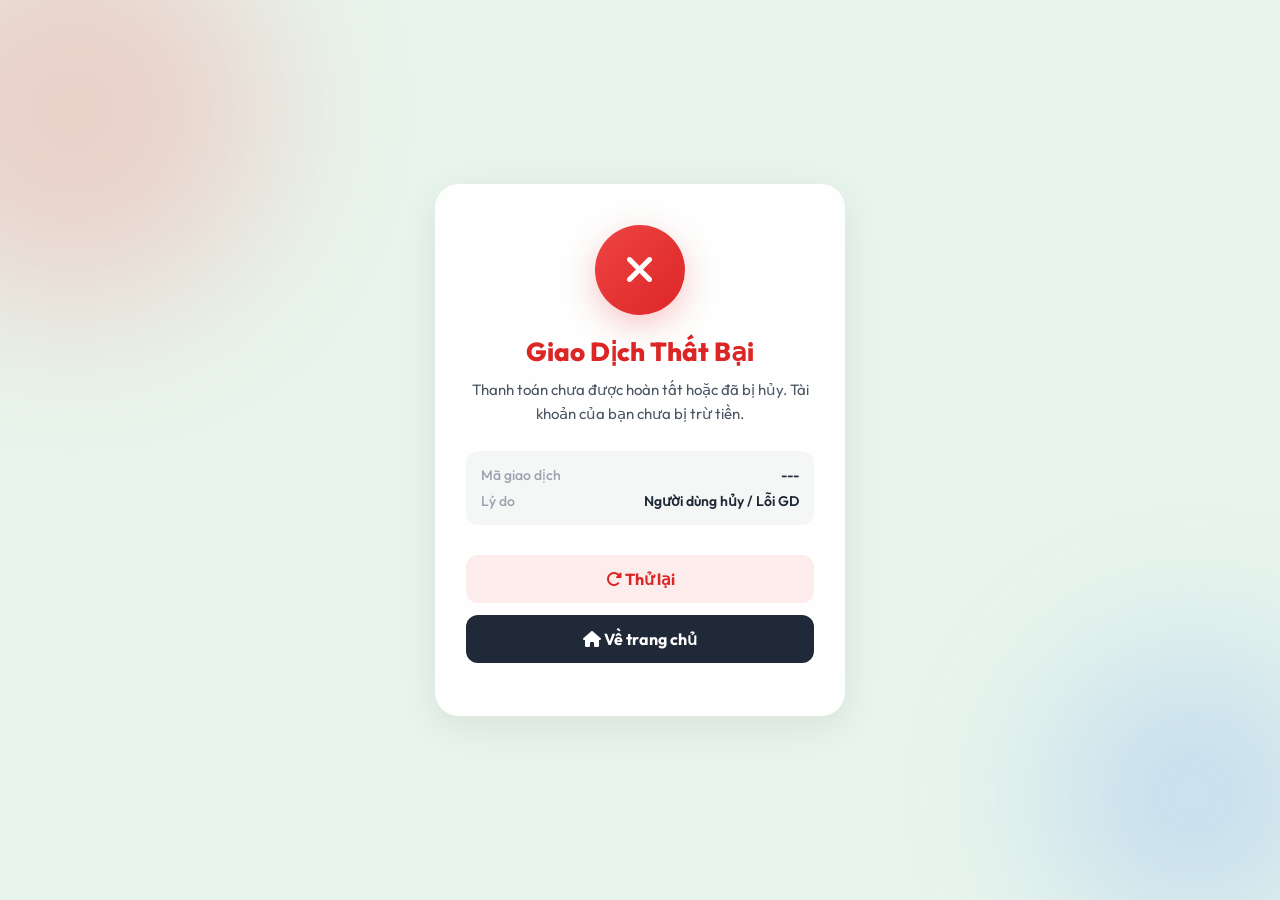
<file: frontend/dat-hang-thanh-cong.html>
<!DOCTYPE html>
<html lang="vi">
<head>
    <meta charset="UTF-8">
    <meta name="viewport" content="width=device-width, initial-scale=1.0">
    <title>Trạng Thái Thanh Toán - SmartFoodAI</title>
    <!-- Fonts -->
    <link rel="preconnect" href="https://fonts.googleapis.com">
    <link rel="preconnect" href="https://fonts.gstatic.com" crossorigin>
    <link href="https://fonts.googleapis.com/css2?family=Outfit:wght@300;400;500;600;700;800&display=swap" rel="stylesheet">
    <!-- Font Awesome -->
    <link rel="stylesheet" href="https://cdnjs.cloudflare.com/ajax/libs/font-awesome/6.4.0/css/all.min.css">
    
    <style>
        :root {
            --bg-deep: #e8f5ec;
            --primary: #22c55e;
            --primary-dark: #16a34a;
            --danger: #ef4444;
            --danger-dark: #dc2626;
            --text-main: #1f2937;
            --text-secondary: #4b5563;
            --text-muted: #9ca3af;
            --glass-bg: rgba(255, 255, 255, 0.9);
            --glass-border: rgba(255, 255, 255, 0.2);
        }

        * {
            margin: 0;
            padding: 0;
            box-sizing: border-box;
            font-family: 'Outfit', sans-serif;
        }

        body {
            background-color: var(--bg-deep);
            color: var(--text-main);
            min-height: 100vh;
            display: flex;
            align-items: center;
            justify-content: center;
            overflow: hidden;
            position: relative;
        }

        .bg-blobs {
            position: absolute;
            inset: 0;
            z-index: 0;
            overflow: hidden;
            pointer-events: none;
        }

        .blob {
            position: absolute;
            border-radius: 50%;
            filter: blur(80px);
            opacity: 0.2;
            animation: float 10s infinite alternate;
        }

        .blob-1 {
            width: 400px;
            height: 400px;
            background: var(--primary);
            top: -10%;
            left: -10%;
        }

        .blob-2 {
            width: 300px;
            height: 300px;
            background: #3b82f6;
            bottom: -5%;
            right: -5%;
            animation-delay: -5s;
        }

        @keyframes float {
            0% { transform: translate(0, 0); }
            100% { transform: translate(30px, 30px); }
        }

        .result-container {
            width: 100%;
            max-width: 450px;
            padding: 20px;
            position: relative;
            z-index: 10;
        }

        .glass-card {
            background: var(--glass-bg);
            backdrop-filter: blur(20px);
            -webkit-backdrop-filter: blur(20px);
            border: 1px solid var(--glass-border);
            border-radius: 24px;
            padding: 40px 30px;
            text-align: center;
            box-shadow: 0 10px 40px rgba(0, 0, 0, 0.08);
            animation: zoomIn 0.5s cubic-bezier(0.175, 0.885, 0.32, 1.275) forwards;
        }

        @keyframes zoomIn {
            from { opacity: 0; transform: scale(0.9); }
            to { opacity: 1; transform: scale(1); }
        }

        .icon-circle {
            width: 90px;
            height: 90px;
            border-radius: 50%;
            display: flex;
            align-items: center;
            justify-content: center;
            font-size: 40px;
            margin: 0 auto 20px;
            color: white;
            box-shadow: 0 10px 20px rgba(0,0,0,0.1);
        }

        .success-theme .icon-circle {
            background: linear-gradient(135deg, #22c55e, #16a34a);
            box-shadow: 0 10px 30px rgba(34, 197, 94, 0.3);
            animation: pulseSuccess 2s infinite;
        }

        .failed-theme .icon-circle {
            background: linear-gradient(135deg, #ef4444, #dc2626);
            box-shadow: 0 10px 30px rgba(239, 68, 68, 0.3);
            animation: shakeError 0.5s ease-in-out;
        }

        @keyframes pulseSuccess {
            0% { box-shadow: 0 0 0 0 rgba(34, 197, 94, 0.4); }
            70% { box-shadow: 0 0 0 20px rgba(34, 197, 94, 0); }
            100% { box-shadow: 0 0 0 0 rgba(34, 197, 94, 0); }
        }

        @keyframes shakeError {
            0%, 100% { transform: translateX(0); }
            20%, 60% { transform: translateX(-10px); }
            40%, 80% { transform: translateX(10px); }
        }

        .title {
            font-size: 26px;
            font-weight: 800;
            margin-bottom: 10px;
        }

        .success-theme .title { color: var(--primary-dark); }
        .failed-theme .title { color: var(--danger-dark); }

        .message {
            font-size: 15px;
            color: var(--text-secondary);
            margin-bottom: 25px;
            line-height: 1.6;
        }

        .order-info {
            background: rgba(0,0,0,0.03);
            border-radius: 12px;
            padding: 15px;
            margin-bottom: 30px;
            text-align: left;
        }

        .info-row {
            display: flex;
            justify-content: space-between;
            margin-bottom: 8px;
            font-size: 14px;
        }

        .info-row:last-child {
            margin-bottom: 0;
        }

        .info-label {
            color: var(--text-muted);
            font-weight: 500;
        }

        .info-val {
            color: var(--text-main);
            font-weight: 600;
        }

        .btn {
            display: inline-block;
            width: 100%;
            padding: 14px 20px;
            border-radius: 12px;
            font-size: 16px;
            font-weight: 700;
            text-decoration: none;
            transition: all 0.3s;
            border: none;
            cursor: pointer;
        }

        .btn-home {
            background: var(--text-main);
            color: white;
            margin-bottom: 12px;
        }
        
        .btn-home:hover {
            background: #111827;
            transform: translateY(-2px);
            box-shadow: 0 5px 15px rgba(0,0,0,0.1);
        }

        .btn-retry {
            background: rgba(239, 68, 68, 0.1);
            color: var(--danger-dark);
        }

        .btn-retry:hover {
            background: rgba(239, 68, 68, 0.2);
        }

        /* Hide elements by default */
        .theme-content { display: none; }

        /* Confetti */
        .confetti {
            position: absolute;
            width: 10px;
            height: 10px;
            background-color: #f2d74e;
            opacity: 0;
        }

    </style>
</head>
<body>

    <div class="bg-blobs">
        <div class="blob blob-1" id="dynamic-blob"></div>
        <div class="blob blob-2"></div>
    </div>

    <div class="result-container">
        <div class="glass-card" id="result-card">
            
            <!-- LOADING STATE -->
            <div id="loading-state" style="padding: 20px 0;">
                <i class="fa-solid fa-spinner fa-spin" style="font-size: 40px; color: var(--primary); margin-bottom: 20px;"></i>
                <h2 style="font-size: 20px;">Đang kiểm tra kết quả...</h2>
            </div>

            <!-- SUCCESS STATE -->
            <div id="success-state" class="theme-content success-theme">
                <div class="icon-circle">
                    <i class="fa-solid fa-check"></i>
                </div>
                <h1 class="title">Thanh Toán Thành Công!</h1>
                <p class="message">Cảm ơn bạn. Tài khoản của bạn đã được nâng cấp lên <strong>Premium</strong> thành công. Hãy bắt đầu trải nghiệm ngay!</p>
                
                <div class="order-info">
                    <div class="info-row">
                        <span class="info-label">Mã giao dịch</span>
                        <span class="info-val" id="success-order-id">---</span>
                    </div>
                    <div class="info-row">
                        <span class="info-label">Thời gian</span>
                        <span class="info-val" id="success-time">---</span>
                    </div>
                </div>

                <a href="/" class="btn btn-home"><i class="fa-solid fa-house"></i> Về trang chủ</a>
            </div>

            <!-- FAILED STATE -->
            <div id="failed-state" class="theme-content failed-theme">
                <div class="icon-circle">
                    <i class="fa-solid fa-xmark"></i>
                </div>
                <h1 class="title">Giao Dịch Thất Bại</h1>
                <p class="message">Thanh toán chưa được hoàn tất hoặc đã bị hủy. Tài khoản của bạn chưa bị trừ tiền.</p>
                
                <div class="order-info">
                    <div class="info-row">
                        <span class="info-label">Mã giao dịch</span>
                        <span class="info-val" id="failed-order-id">---</span>
                    </div>
                    <div class="info-row">
                        <span class="info-label">Lý do</span>
                        <span class="info-val">Người dùng hủy / Lỗi GD</span>
                    </div>
                </div>

                <a href="/thanh-toan" class="btn btn-retry" style="margin-bottom: 12px;"><i class="fa-solid fa-rotate-right"></i> Thử lại</a>
                <a href="/" class="btn btn-home"><i class="fa-solid fa-house"></i> Về trang chủ</a>
            </div>

        </div>
    </div>

    <script>
        document.addEventListener('DOMContentLoaded', () => {
            const urlParams = new URLSearchParams(window.location.search);
            const paymentStatus = urlParams.get('payment'); // 'success' or 'failed'
            const resultCode = urlParams.get('resultCode');
            const orderId = urlParams.get('orderId') || '---';

            const loadingState = document.getElementById('loading-state');
            const successState = document.getElementById('success-state');
            const failedState = document.getElementById('failed-state');
            const card = document.getElementById('result-card');
            const blob = document.getElementById('dynamic-blob');

            const now = new Date();
            const timeStr = now.getHours().toString().padStart(2, '0') + ':' + 
                            now.getMinutes().toString().padStart(2, '0') + ' ' + 
                            now.getDate().toString().padStart(2, '0') + '/' + 
                            (now.getMonth()+1).toString().padStart(2, '0') + '/' + 
                            now.getFullYear();

            setTimeout(() => {
                loadingState.style.display = 'none';

                if (paymentStatus === 'success' || resultCode === '0') {
                    // Success
                    card.classList.add('success-theme');
                    successState.style.display = 'block';
                    document.getElementById('success-order-id').textContent = orderId;
                    document.getElementById('success-time').textContent = timeStr;
                    blob.style.background = 'var(--primary)';
                    
                    // Cập nhật localStorage ngay trên client nếu nó chưa kip lấy
                    try {
                        const userRaw = localStorage.getItem('smartfood_user');
                        if (userRaw) {
                            const userObj = JSON.parse(userRaw);
                            userObj.account_type = 'premium';
                            localStorage.setItem('smartfood_user', JSON.stringify(userObj));
                        }
                    } catch(e) {}

                    triggerConfetti();
                } else {
                    // Failed
                    card.classList.add('failed-theme');
                    failedState.style.display = 'block';
                    document.getElementById('failed-order-id').textContent = orderId;
                    blob.style.background = 'var(--danger)';
                }
            }, 800); // Fake delay for smooth UX
        });

        function triggerConfetti() {
            const colors = ['#22c55e', '#3b82f6', '#f59e0b', '#ec4899', '#8b5cf6'];
            
            for (let i = 0; i < 60; i++) {
                const confetti = document.createElement('div');
                confetti.classList.add('confetti');
                
                // Random styles
                confetti.style.left = Math.random() * 100 + 'vw';
                confetti.style.backgroundColor = colors[Math.floor(Math.random() * colors.length)];
                
                // Random animation variables
                const duration = Math.random() * 3 + 2;
                const delay = Math.random() * 1;
                
                confetti.animate([
                    { transform: `translate3d(0, -10vh, 0) rotate(0deg)`, opacity: 1 },
                    { transform: `translate3d(${Math.random() * 200 - 100}px, 100vh, 0) rotate(${Math.random() * 720}deg)`, opacity: 0 }
                ], {
                    duration: duration * 1000,
                    delay: delay * 1000,
                    easing: 'cubic-bezier(.37,0,.63,1)',
                    fill: 'forwards'
                });
                
                document.body.appendChild(confetti);
                
                setTimeout(() => {
                    confetti.remove();
                }, (duration + delay) * 1000);
            }
        }
    </script>
</body>
</html>
</file>
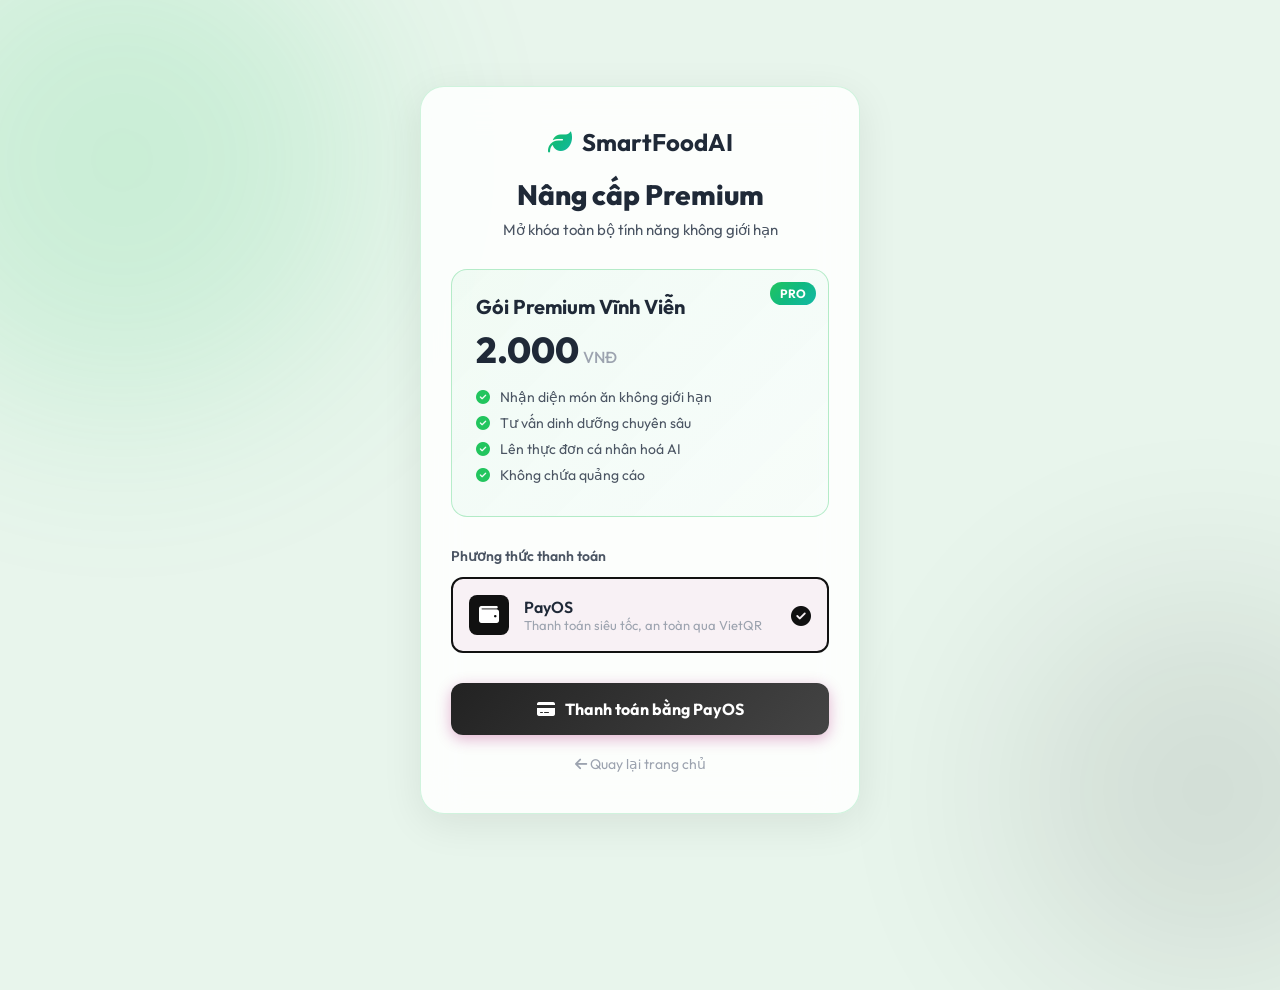
<file: frontend/thanh-toan.html>
<!DOCTYPE html>
<html lang="vi">
<head>
    <meta charset="UTF-8">
    <meta name="viewport" content="width=device-width, initial-scale=1.0">
    <title>Thanh Toán Premium - SmartFoodAI</title>
    <!-- Fonts -->
    <link rel="preconnect" href="https://fonts.googleapis.com">
    <link rel="preconnect" href="https://fonts.gstatic.com" crossorigin>
    <link href="https://fonts.googleapis.com/css2?family=Outfit:wght@300;400;500;600;700;800&display=swap" rel="stylesheet">
    <!-- Font Awesome -->
    <link rel="stylesheet" href="https://cdnjs.cloudflare.com/ajax/libs/font-awesome/6.4.0/css/all.min.css">
    
    <style>
        :root {
            --bg-deep: #e8f5ec;
            --primary: #22c55e;
            --primary-light: #4ade80;
            --gradient-main: linear-gradient(135deg, #22c55e, #10b981, #14b8a6);
            --text-main: #1f2937;
            --text-secondary: #4b5563;
            --text-muted: #9ca3af;
            --glass-bg: rgba(255, 255, 255, 0.85);
            --glass-border: rgba(34, 197, 94, 0.2);
            --momo-color: #111;
            --momo-gradient: linear-gradient(135deg, #222, #444);
        }

        * {
            margin: 0;
            padding: 0;
            box-sizing: border-box;
            font-family: 'Outfit', sans-serif;
        }

        body {
            background-color: var(--bg-deep);
            color: var(--text-main);
            min-height: 100vh;
            display: flex;
            align-items: center;
            justify-content: center;
            position: relative;
            overflow: hidden;
        }

        /* Animated Background */
        body::before {
            content: '';
            position: absolute;
            width: 500px;
            height: 500px;
            background: var(--primary);
            border-radius: 50%;
            filter: blur(100px);
            opacity: 0.15;
            top: -10%;
            left: -10%;
            animation: float 10s infinite alternate;
        }

        body::after {
            content: '';
            position: absolute;
            width: 400px;
            height: 400px;
            background: var(--momo-color);
            border-radius: 50%;
            filter: blur(100px);
            opacity: 0.1;
            bottom: -10%;
            right: -10%;
            animation: float 12s infinite alternate-reverse;
        }

        @keyframes float {
            0% { transform: translate(0, 0); }
            100% { transform: translate(50px, 50px); }
        }

        .payment-container {
            width: 100%;
            max-width: 480px;
            padding: 20px;
            position: relative;
            z-index: 10;
        }

        .glass-card {
            background: var(--glass-bg);
            backdrop-filter: blur(20px);
            -webkit-backdrop-filter: blur(20px);
            border: 1px solid var(--glass-border);
            border-radius: 24px;
            padding: 40px 30px;
            box-shadow: 0 10px 40px rgba(0, 0, 0, 0.08);
            animation: slideUp 0.6s ease forwards;
        }

        @keyframes slideUp {
            from { opacity: 0; transform: translateY(20px); }
            to { opacity: 1; transform: translateY(0); }
        }

        .header {
            text-align: center;
            margin-bottom: 30px;
        }

        .logo {
            font-size: 24px;
            font-weight: 700;
            display: flex;
            align-items: center;
            justify-content: center;
            gap: 10px;
            margin-bottom: 20px;
        }

        .logo i {
            background: var(--gradient-main);
            -webkit-background-clip: text;
            -webkit-text-fill-color: transparent;
        }

        .title {
            font-size: 28px;
            font-weight: 800;
            color: var(--text-main);
            margin-bottom: 8px;
        }

        .subtitle {
            color: var(--text-secondary);
            font-size: 15px;
        }

        .package-card {
            background: linear-gradient(135deg, rgba(34, 197, 94, 0.05), rgba(16, 185, 129, 0.02));
            border: 1px solid rgba(34, 197, 94, 0.3);
            border-radius: 16px;
            padding: 24px;
            margin-bottom: 30px;
            position: relative;
            overflow: hidden;
        }

        .package-card::before {
            content: 'PRO';
            position: absolute;
            top: 12px;
            right: 12px;
            background: var(--gradient-main);
            color: white;
            font-size: 12px;
            font-weight: 700;
            padding: 4px 10px;
            border-radius: 20px;
        }

        .package-name {
            font-size: 20px;
            font-weight: 700;
            color: var(--primary-dark);
            margin-bottom: 8px;
        }

        .package-price {
            font-size: 36px;
            font-weight: 800;
            color: var(--text-main);
            margin-bottom: 16px;
            display: flex;
            align-items: baseline;
            gap: 4px;
        }

        .package-price span {
            font-size: 16px;
            color: var(--text-muted);
            font-weight: 500;
        }

        .feature-list {
            list-style: none;
        }

        .feature-list li {
            display: flex;
            align-items: center;
            gap: 10px;
            font-size: 14px;
            color: var(--text-secondary);
            margin-bottom: 8px;
        }

        .feature-list li i {
            color: var(--primary);
        }

        .payment-method {
            margin-bottom: 30px;
        }

        .method-label {
            font-size: 14px;
            font-weight: 600;
            color: var(--text-secondary);
            margin-bottom: 12px;
            display: block;
        }

        .momo-box {
            display: flex;
            align-items: center;
            gap: 15px;
            padding: 16px;
            border: 2px solid var(--momo-color);
            border-radius: 12px;
            background: rgba(165, 0, 100, 0.05);
            cursor: pointer;
            transition: all 0.3s;
        }

        .momo-box:hover {
            background: rgba(165, 0, 100, 0.1);
        }

        .momo-icon {
            width: 40px;
            height: 40px;
            background: var(--momo-color);
            border-radius: 8px;
            display: flex;
            align-items: center;
            justify-content: center;
            color: white;
            font-size: 20px;
        }

        .momo-text {
            flex-grow: 1;
        }

        .momo-text h4 {
            font-size: 16px;
            font-weight: 600;
            color: var(--text-main);
        }

        .momo-text p {
            font-size: 13px;
            color: var(--text-muted);
        }

        .momo-check {
            color: var(--momo-color);
            font-size: 20px;
        }

        .btn-pay {
            width: 100%;
            padding: 16px;
            background: var(--momo-gradient);
            color: white;
            border: none;
            border-radius: 12px;
            font-size: 16px;
            font-weight: 700;
            cursor: pointer;
            display: flex;
            align-items: center;
            justify-content: center;
            gap: 10px;
            transition: all 0.3s;
            box-shadow: 0 4px 15px rgba(165, 0, 100, 0.3);
        }

        .btn-pay:hover {
            transform: translateY(-2px);
            box-shadow: 0 8px 25px rgba(165, 0, 100, 0.4);
        }

        .btn-pay:disabled {
            opacity: 0.7;
            cursor: not-allowed;
            transform: none;
        }

        .back-link {
            display: block;
            text-align: center;
            margin-top: 20px;
            color: var(--text-muted);
            font-size: 14px;
            text-decoration: none;
            transition: color 0.3s;
        }

        .back-link:hover {
            color: var(--text-main);
        }

    </style>
</head>
<body>

    <div class="payment-container">
        <div class="glass-card">
            <div class="header">
                <div class="logo">
                    <i class="fa-solid fa-leaf"></i> SmartFoodAI
                </div>
                <h1 class="title">Nâng cấp Premium</h1>
                <p class="subtitle">Mở khóa toàn bộ tính năng không giới hạn</p>
            </div>

            <div class="package-card">
                <div class="package-name">Gói Premium Vĩnh Viễn</div>
                <div class="package-price">2.000 <span>VNĐ</span></div>
                <ul class="feature-list">
                    <li><i class="fa-solid fa-check-circle"></i> Nhận diện món ăn không giới hạn</li>
                    <li><i class="fa-solid fa-check-circle"></i> Tư vấn dinh dưỡng chuyên sâu</li>
                    <li><i class="fa-solid fa-check-circle"></i> Lên thực đơn cá nhân hoá AI</li>
                    <li><i class="fa-solid fa-check-circle"></i> Không chứa quảng cáo</li>
                </ul>
            </div>

            <div class="payment-method">
                <span class="method-label">Phương thức thanh toán</span>
                <div class="momo-box">
                    <div class="momo-icon">
                        <i class="fa-solid fa-wallet"></i>
                    </div>
                    <div class="momo-text">
                        <h4>PayOS</h4>
                        <p>Thanh toán siêu tốc, an toàn qua VietQR</p>
                    </div>
                    <div class="momo-check">
                        <i class="fa-solid fa-circle-check"></i>
                    </div>
                </div>
            </div>

            <button id="btn-pay" class="btn-pay">
                <i class="fa-solid fa-credit-card"></i> Thanh toán bằng PayOS
            </button>
            
            <a href="/" class="back-link"><i class="fa-solid fa-arrow-left"></i> Quay lại trang chủ</a>
        </div>
    </div>

    <script>
        document.addEventListener('DOMContentLoaded', () => {
            const btnPay = document.getElementById('btn-pay');
            
            btnPay.addEventListener('click', async () => {
                // Kiểm tra đăng nhập
                const userRaw = localStorage.getItem('smartfood_user');
                if (!userRaw) {
                    alert('Bạn cần đăng nhập để thực hiện thanh toán!');
                    window.location.href = '/#intro';
                    return;
                }
                
                const user = JSON.parse(userRaw);
                
                if (user.account_type === 'premium') {
                    alert('Tài khoản của bạn đã là Premium!');
                    window.location.href = '/';
                    return;
                }

                // UI feedback
                btnPay.disabled = true;
                btnPay.innerHTML = '<i class="fa-solid fa-spinner fa-spin"></i> Đang tạo giao dịch...';

                try {
                    const response = await fetch('/api/payment/payos/create', {
                        method: 'POST',
                        headers: {
                            'Content-Type': 'application/json'
                        },
                        body: JSON.stringify({ user_id: user.id })
                    });

                    const data = await response.json();

                    if (data.success && data.checkoutUrl) {
                        // Chuyển hướng sang trang PayOS
                        window.location.href = data.checkoutUrl;
                    } else {
                        alert(data.message || 'Lỗi tạo giao dịch thanh toán.');
                        btnPay.disabled = false;
                        btnPay.innerHTML = '<i class="fa-solid fa-credit-card"></i> Thanh toán bằng PayOS';
                    }
                } catch (error) {
                    console.error('Lỗi thanh toán:', error);
                    alert('Lỗi kết nối máy chủ. Vui lòng thử lại sau.');
                    btnPay.disabled = false;
                    btnPay.innerHTML = '<i class="fa-solid fa-credit-card"></i> Thanh toán bằng PayOS';
                }
            });
        });
    </script>
</body>
</html>
</file>
